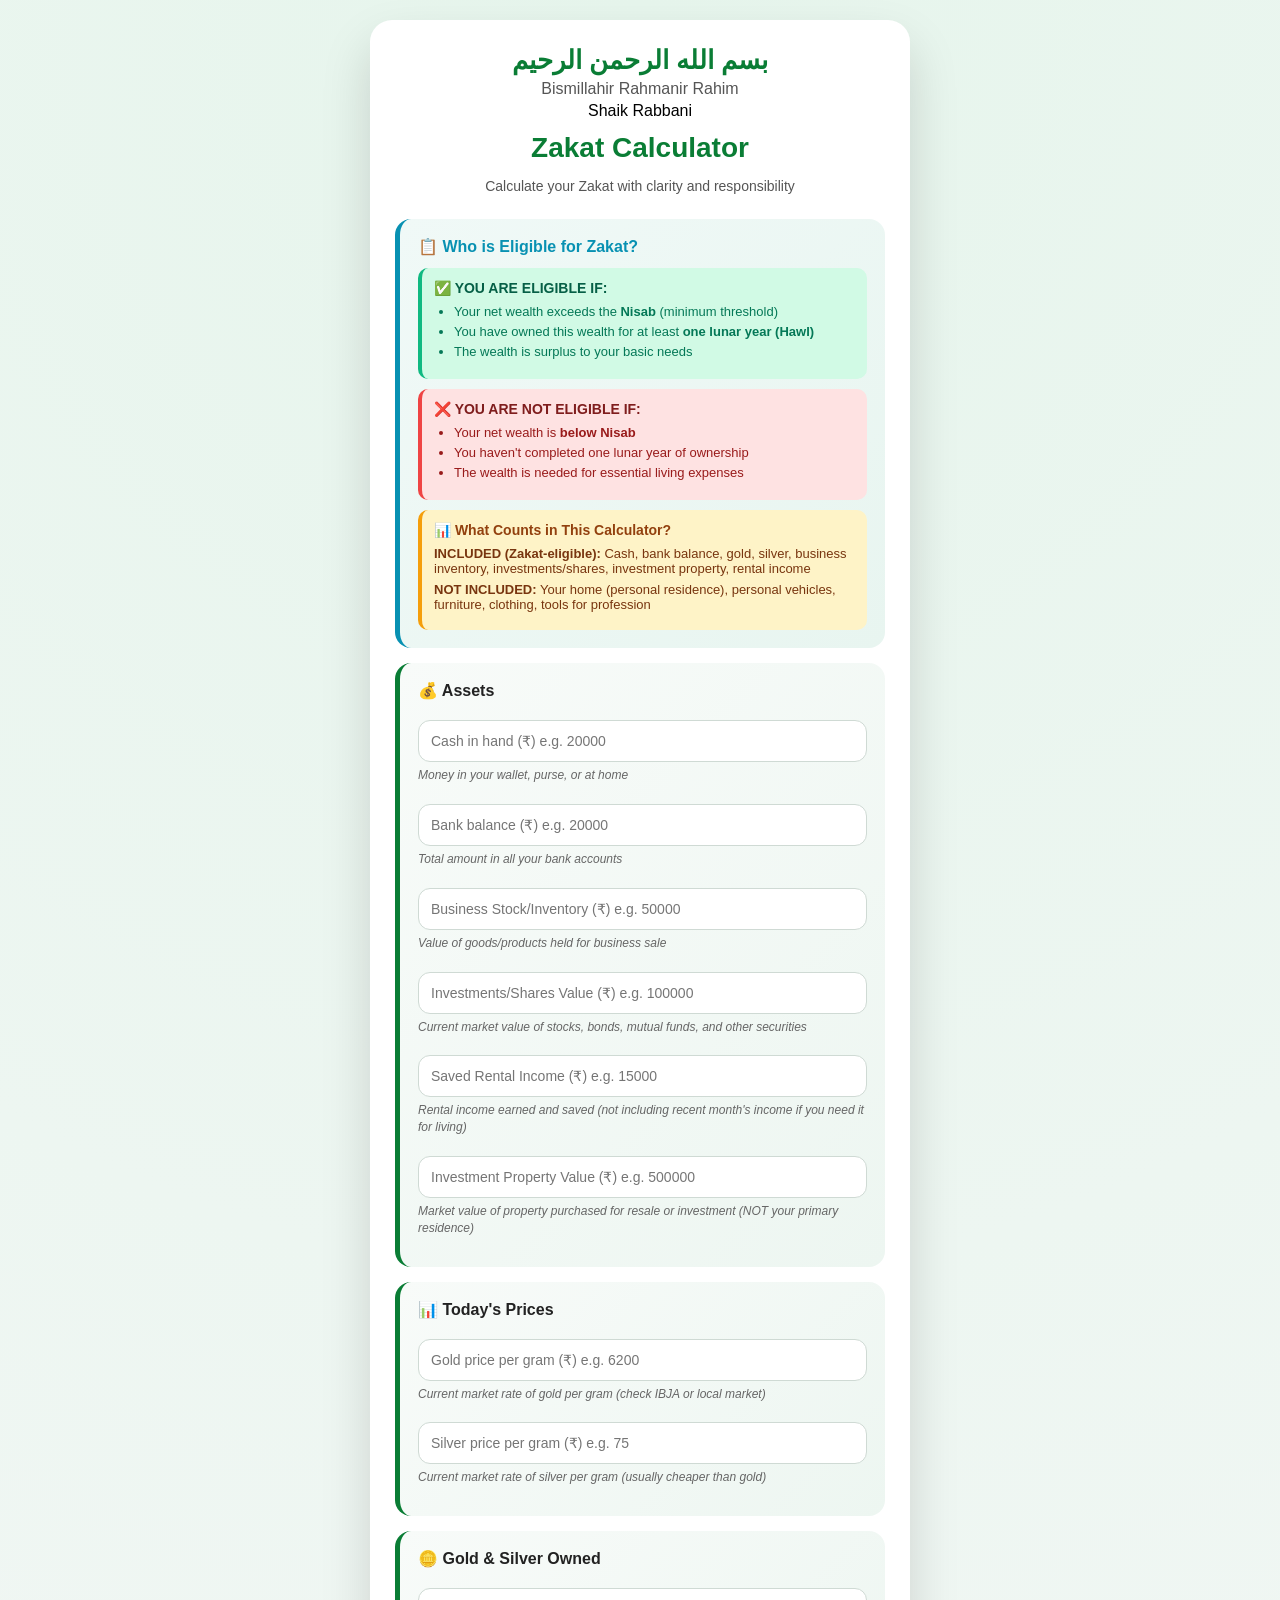
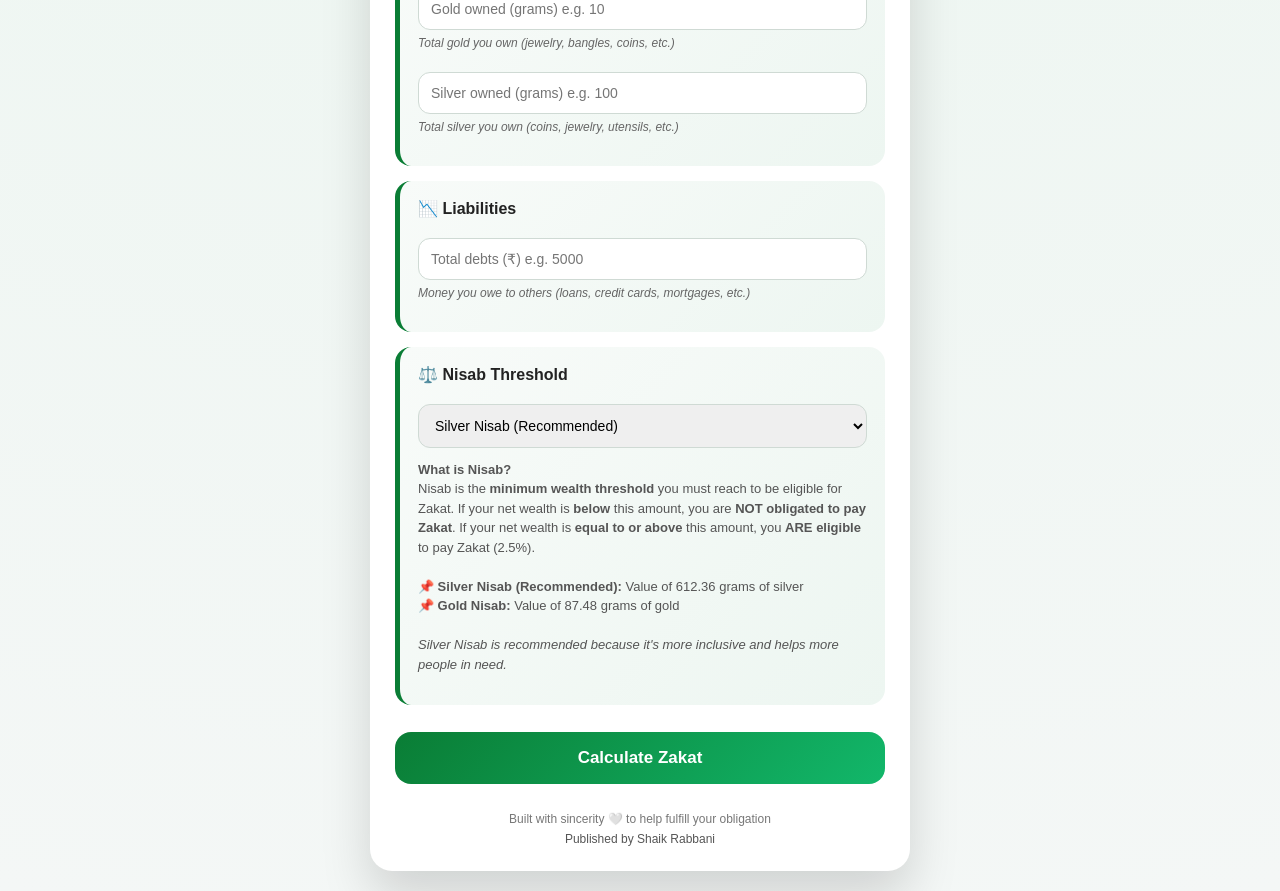
<file: index.html>
<!DOCTYPE html>
<html lang="en">

<head>
    <meta charset="UTF-8">
    <!-- SEO Meta Tags -->
    <title>Shaik Rabbani Zakat Calculator – Easy & Fast Online Tool</title>
    <meta name="description"
        content="Calculate your Zakat online with Shaik Rabbani’s free Zakat Calculator for cash, gold, silver, and bank balance.">
    <meta name="keywords" content="Shaik Rabbani, Zakat Calculator, Online Zakat, Islamic Finance 2026">
    <meta name="viewport" content="width=device-width, initial-scale=1.0">
    <link rel="stylesheet" href="style.css">
    <script type="application/ld+json">
    {
      "@context": "https://schema.org",
      "@type": "WebApplication",
      "name": "Zakat Calculator",
      "url": "https://muslimzakatcalculator.netlify.app/",
      "applicationCategory": "FinanceApplication",
      "operatingSystem": "Web",
      "description": "Calculate your Zakat easily online with this free calculator."
    }
    </script>
</head>

<body>
    <div class="app-wrapper">

        <header class="app-header">
            <div class="bismillah-full">
                <div class="arabic">بسم الله الرحمن الرحيم</div>
                <div class="transliteration">Bismillahir Rahmanir Rahim</div>
                <div class="author">Shaik Rabbani</div>
            </div>
            <h1>Zakat Calculator</h1>
            <p class="subtitle">Calculate your Zakat with clarity and responsibility</p>
        </header>

        <div class="card eligibility-guide">
            <h3>📋 Who is Eligible for Zakat?</h3>
            <div class="eligibility-content">
                <div class="eligible-section">
                    <h4>✅ YOU ARE ELIGIBLE IF:</h4>
                    <ul>
                        <li>Your net wealth exceeds the <strong>Nisab</strong> (minimum threshold)</li>
                        <li>You have owned this wealth for at least <strong>one lunar year (Hawl)</strong></li>
                        <li>The wealth is surplus to your basic needs</li>
                    </ul>
                </div>
                <div class="not-eligible-section">
                    <h4>❌ YOU ARE NOT ELIGIBLE IF:</h4>
                    <ul>
                        <li>Your net wealth is <strong>below Nisab</strong></li>
                        <li>You haven't completed one lunar year of ownership</li>
                        <li>The wealth is needed for essential living expenses</li>
                    </ul>
                </div>
                <div class="assets-info">
                    <h4>📊 What Counts in This Calculator?</h4>
                    <p><strong>INCLUDED (Zakat-eligible):</strong> Cash, bank balance, gold, silver, business inventory,
                        investments/shares, investment property, rental income</p>
                    <p><strong>NOT INCLUDED:</strong> Your home (personal residence), personal vehicles, furniture,
                        clothing, tools for profession</p>
                </div>
            </div>
        </div>

        <div class="card">
            <h3>💰 Assets</h3>
            <div>
                <input type="number" id="cash" placeholder="Cash in hand (₹) e.g. 20000">
                <p class="field-note">Money in your wallet, purse, or at home</p>
            </div>
            <div>
                <input type="number" id="bank" placeholder="Bank balance (₹) e.g. 20000">
                <p class="field-note">Total amount in all your bank accounts</p>
            </div>
            <div>
                <input type="number" id="businessStock" placeholder="Business Stock/Inventory (₹) e.g. 50000">
                <p class="field-note">Value of goods/products held for business sale</p>
            </div>
            <div>
                <input type="number" id="investments" placeholder="Investments/Shares Value (₹) e.g. 100000">
                <p class="field-note">Current market value of stocks, bonds, mutual funds, and other securities</p>
            </div>
            <div>
                <input type="number" id="rentalIncome" placeholder="Saved Rental Income (₹) e.g. 15000">
                <p class="field-note">Rental income earned and saved (not including recent month's income if you need it
                    for living)</p>
            </div>
            <div>
                <input type="number" id="investmentProperty" placeholder="Investment Property Value (₹) e.g. 500000">
                <p class="field-note">Market value of property purchased for resale or investment (NOT your primary
                    residence)</p>
            </div>
        </div>

        <div class="card">
            <h3>📊 Today's Prices</h3>
            <div>
                <input type="number" id="goldPrice" placeholder="Gold price per gram (₹) e.g. 6200">
                <p class="field-note">Current market rate of gold per gram (check IBJA or local market)</p>
            </div>
            <div>
                <input type="number" id="silverPrice" placeholder="Silver price per gram (₹) e.g. 75">
                <p class="field-note">Current market rate of silver per gram (usually cheaper than gold)</p>
            </div>
        </div>

        <div class="card">
            <h3>🪙 Gold & Silver Owned</h3>
            <div>
                <input type="number" id="goldGrams" placeholder="Gold owned (grams) e.g. 10">
                <p class="field-note">Total gold you own (jewelry, bangles, coins, etc.)</p>
            </div>
            <div>
                <input type="number" id="silverGrams" placeholder="Silver owned (grams) e.g. 100">
                <p class="field-note">Total silver you own (coins, jewelry, utensils, etc.)</p>
            </div>
        </div>

        <div class="card">
            <h3>📉 Liabilities</h3>
            <div>
                <input type="number" id="debts" placeholder="Total debts (₹) e.g. 5000">
                <p class="field-note">Money you owe to others (loans, credit cards, mortgages, etc.)</p>
            </div>
        </div>

        <div class="card">
            <h3>⚖️ Nisab Threshold</h3>
            <select id="nisabType">
                <option value="silver">Silver Nisab (Recommended)</option>
                <option value="gold">Gold Nisab</option>
            </select>
            <p class="nisab-note">
                <strong>What is Nisab?</strong><br>
                Nisab is the <strong>minimum wealth threshold</strong> you must reach to be eligible for Zakat. If your
                net wealth is <strong>below</strong> this amount, you are <strong>NOT obligated to pay Zakat</strong>.
                If your net wealth is <strong>equal to or above</strong> this amount, you <strong>ARE eligible</strong>
                to pay Zakat (2.5%).<br><br>
                <strong>📌 Silver Nisab (Recommended):</strong> Value of 612.36 grams of silver<br>
                <strong>📌 Gold Nisab:</strong> Value of 87.48 grams of gold<br><br>
                <em>Silver Nisab is recommended because it's more inclusive and helps more people in need.</em>
            </p>
        </div>

        <button class="calculate-btn" onclick="calculateZakat()">Calculate Zakat</button>

        <div id="result" class="result-box" style="display:none;"></div>

        <footer class="footer">
            Built with sincerity 🤍 to help fulfill your obligation<br>
            <span class="publisher">Published by Shaik Rabbani</span>
        </footer>

    </div>
    <script src="script.js"></script>
</body>

</html>
</file>
<file: style.css>
* {
    box-sizing: border-box;
}

body {
    margin: 0;
    font-family: "Segoe UI", sans-serif;
    background: radial-gradient(circle at top, #e6f5ec, #f4f7f6);
    padding: 20px;
}

.app-wrapper {
    max-width: 540px;
    margin: auto;
    background: #ffffff;
    border-radius: 22px;
    padding: 25px;
    box-shadow: 0 25px 50px rgba(0, 0, 0, 0.15);
}

.app-header {
    text-align: center;
    margin-bottom: 25px;
}

.bismillah-full .arabic {
    font-size: 26px;
    color: #0a7d35;
    font-weight: bold;
    line-height: 1.2;
}

.bismillah-full .transliteration {
    font-size: 16px;
    color: #555;
    margin-top: 4px;
}

.bismillah-full .author {
    font-size: 16px;
    color: #000;
    margin-top: 4px;
    font-weight: 500;
}

h1 {
    margin: 12px 0 6px 0;
    color: #0a7d35;
    font-size: 28px;
}

.subtitle {
    font-size: 14px;
    color: #555;
}

.card {
    background: linear-gradient(135deg, #f8fbf9, #edf6f1);
    border-radius: 16px;
    padding: 18px;
    margin-bottom: 15px;
    border-left: 5px solid #0a7d35;
}

.card h3 {
    margin: 0 0 12px;
    font-size: 16px;
    color: #222;
}

.eligibility-guide {
    background: linear-gradient(135deg, #f0f9f7, #e8f5f0);
    border-left: 5px solid #0891b2;
}

.eligibility-guide h3 {
    color: #0891b2;
}

.eligibility-guide h4 {
    margin: 10px 0 8px 0;
    font-size: 14px;
}

.eligible-section {
    background: #d1fae5;
    padding: 12px;
    border-radius: 10px;
    margin-bottom: 10px;
    border-left: 4px solid #10b981;
}

.eligible-section h4 {
    color: #065f46;
    margin-top: 0;
}

.eligible-section ul {
    margin: 8px 0;
    padding-left: 20px;
    font-size: 13px;
    color: #047857;
}

.eligible-section li {
    margin: 5px 0;
}

.not-eligible-section {
    background: #fee2e2;
    padding: 12px;
    border-radius: 10px;
    margin-bottom: 10px;
    border-left: 4px solid #ef4444;
}

.not-eligible-section h4 {
    color: #7f1d1d;
    margin-top: 0;
}

.not-eligible-section ul {
    margin: 8px 0;
    padding-left: 20px;
    font-size: 13px;
    color: #991b1b;
}

.not-eligible-section li {
    margin: 5px 0;
}

.assets-info {
    background: #fef3c7;
    padding: 12px;
    border-radius: 10px;
    border-left: 4px solid #f59e0b;
}

.assets-info h4 {
    color: #92400e;
    margin-top: 0;
}

.assets-info p {
    margin: 6px 0;
    font-size: 13px;
    color: #78350f;
}

input,
select {
    width: 100%;
    padding: 12px;
    margin-top: 8px;
    border-radius: 12px;
    border: 1px solid #cfdad4;
    font-size: 14px;
}

input:focus,
select:focus {
    outline: none;
    border-color: #0a7d35;
    box-shadow: 0 0 0 2px rgba(10, 125, 53, 0.15);
}

.field-note {
    font-size: 12px;
    color: #666;
    margin: 5px 0 12px 0;
    line-height: 1.4;
    font-style: italic;
}

.nisab-note {
    font-size: 13px;
    color: #555;
    margin-top: 12px;
    line-height: 1.5;
}

.calculate-btn {
    width: 100%;
    padding: 16px;
    margin-top: 12px;
    background: linear-gradient(135deg, #0a7d35, #12b76a);
    color: white;
    border: none;
    border-radius: 16px;
    font-size: 17px;
    font-weight: bold;
    cursor: pointer;
    transition: transform 0.15s ease, box-shadow 0.15s ease;
}

.calculate-btn:hover {
    transform: translateY(-2px);
    box-shadow: 0 12px 28px rgba(18, 183, 106, 0.45);
}

.result-box {
    margin-top: 22px;
    padding: 20px;
    border-radius: 16px;
    background: linear-gradient(135deg, #e8f9ef, #dcf3e7);
    color: #0a7d35;
    text-align: center;
    font-size: 16px;
    font-weight: bold;
    min-height: 48px;
}

.footer {
    margin-top: 28px;
    text-align: center;
    font-size: 12px;
    color: #777;
}

.publisher {
    font-size: 12px;
    color: #555;
    margin-top: 6px;
    display: inline-block;
}

@media screen and (max-width: 600px) {
    .app-wrapper {
        padding: 15px;
    }

    input,
    select,
    .calculate-btn {
        font-size: 15px;
        padding: 10px;
    }
}
</file>
